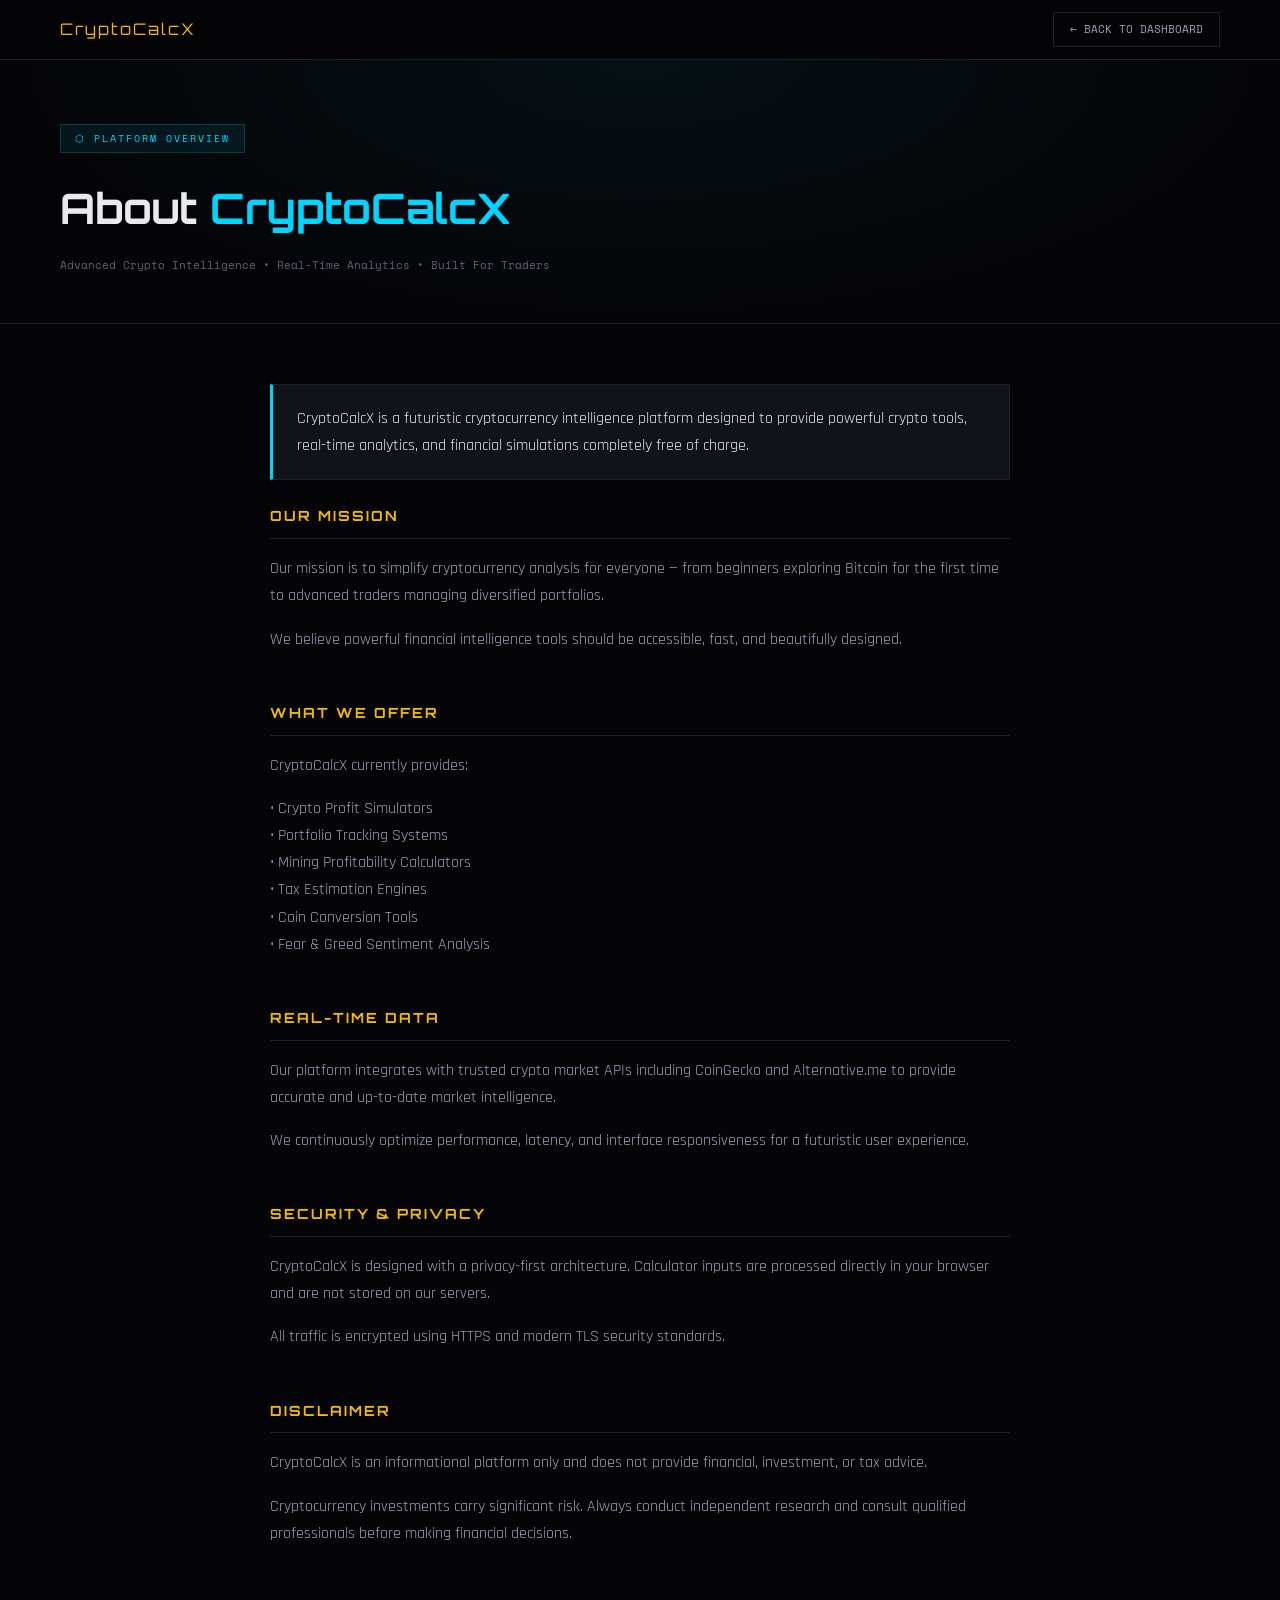
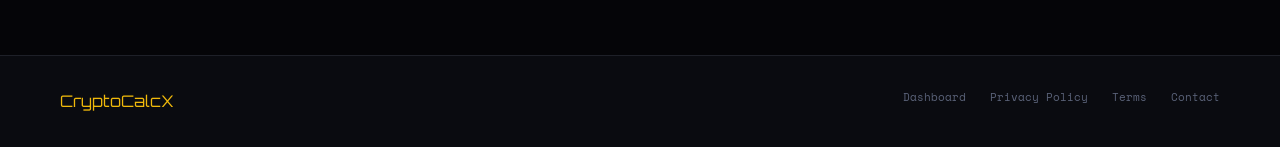
<file: about.html>
<!-- about.html -->
<!DOCTYPE html>
<html lang="en">
<head>
<meta charset="UTF-8"/>
<meta name="viewport" content="width=device-width, initial-scale=1.0"/>
<title>About | CryptoCalcX Crypto Intelligence Platform</title>
<meta name="description" content="Learn about CryptoCalcX — a futuristic crypto intelligence platform offering free portfolio tracking, profit simulation, tax estimation, and market analysis tools."/>
<meta name="robots" content="index, follow"/>
<link rel="canonical" href="https://cryptocalcx.vercel.app/about.html"/>
<link rel="preconnect" href="https://fonts.googleapis.com"/>
<link href="https://fonts.googleapis.com/css2?family=Space+Mono:wght@400;700&family=Rajdhani:wght@300;400;500;600;700&family=Orbitron:wght@400;700;900&display=swap" rel="stylesheet"/>
<link rel="icon" type="image/png" href="assets/images/favicon.png"/>
<link rel="apple-touch-icon" href="assets/images/favicon.png"/>
<style>
*{margin:0;padding:0;box-sizing:border-box;}
:root{
  --bg:#050508;--bg2:#0a0b10;--card:#111318;--border:#1e2028;
  --blue:#00d4ff;--gold:#f0b90b;--green:#00ff88;
  --text:#e8eaf0;--text2:#9ba3b8;--text3:#5a6278;
  --mono:'Space Mono',monospace;--head:'Orbitron',sans-serif;--body:'Rajdhani',sans-serif;
}
body{background:var(--bg);color:var(--text);font-family:var(--body);line-height:1.7;}
nav{
  background:rgba(5,5,8,.97);
  border-bottom:1px solid var(--border);
  padding:0 60px;
  height:60px;
  display:flex;
  justify-content:space-between;
  align-items:center;
}
.nav-logo{
  font-family:var(--head);
  color:var(--gold);
  text-decoration:none;
  font-size:16px;
  letter-spacing:2px;
}
.nav-back{
  font-family:var(--mono);
  color:var(--text2);
  text-decoration:none;
  border:1px solid var(--border);
  padding:7px 16px;
  font-size:11px;
}
.page-hero{
  padding:64px 60px 48px;
  border-bottom:1px solid var(--border);
  background:radial-gradient(ellipse at 50% 0%,rgba(0,212,255,.05) 0%,transparent 70%);
}
.page-badge{
  display:inline-block;
  padding:5px 14px;
  border:1px solid rgba(0,212,255,.2);
  background:rgba(0,212,255,.08);
  font-family:var(--mono);
  font-size:10px;
  color:var(--blue);
  letter-spacing:2px;
  margin-bottom:20px;
}
.page-hero h1{
  font-family:var(--head);
  font-size:42px;
  margin-bottom:12px;
}
.page-hero h1 span{color:var(--blue);}
.page-meta{
  font-family:var(--mono);
  font-size:11px;
  color:var(--text3);
}
.content-wrap{
  max-width:860px;
  margin:auto;
  padding:60px;
}
.section-block{margin-bottom:48px;}
.section-block h2{
  font-family:var(--head);
  font-size:14px;
  color:var(--gold);
  letter-spacing:2px;
  margin-bottom:16px;
  border-bottom:1px solid var(--border);
  padding-bottom:10px;
}
.section-block p{
  color:var(--text2);
  margin-bottom:16px;
}
.info-box{
  background:var(--card);
  border:1px solid var(--border);
  border-left:3px solid var(--blue);
  padding:20px 24px;
  margin-bottom:24px;
}
footer{
  background:var(--bg2);
  border-top:1px solid var(--border);
  padding:32px 60px;
  display:flex;
  justify-content:space-between;
  flex-wrap:wrap;
}
.footer-logo{
  font-family:var(--head);
  color:var(--gold);
}
.footer-links{
  display:flex;
  gap:24px;
}
.footer-links a{
  color:var(--text3);
  text-decoration:none;
  font-family:var(--mono);
  font-size:11px;
}
@media(max-width:768px){
  nav,.page-hero,.content-wrap,footer{padding-left:20px;padding-right:20px;}
}
</style>
</head>

<body>

<nav>
  <a class="nav-logo" href="index.html">CryptoCalcX</a>
  <a class="nav-back" href="index.html">← BACK TO DASHBOARD</a>
</nav>

<div class="page-hero">
  <div class="page-badge">⬡ PLATFORM OVERVIEW</div>
  <h1>About <span>CryptoCalcX</span></h1>
  <div class="page-meta">Advanced Crypto Intelligence • Real-Time Analytics • Built For Traders</div>
</div>

<div class="content-wrap">

  <div class="info-box">
    <p>CryptoCalcX is a futuristic cryptocurrency intelligence platform designed to provide powerful crypto tools, real-time analytics, and financial simulations completely free of charge.</p>
  </div>

  <div class="section-block">
    <h2>OUR MISSION</h2>
    <p>Our mission is to simplify cryptocurrency analysis for everyone — from beginners exploring Bitcoin for the first time to advanced traders managing diversified portfolios.</p>

    <p>We believe powerful financial intelligence tools should be accessible, fast, and beautifully designed.</p>
  </div>

  <div class="section-block">
    <h2>WHAT WE OFFER</h2>

    <p>CryptoCalcX currently provides:</p>

    <p>• Crypto Profit Simulators<br/>
    • Portfolio Tracking Systems<br/>
    • Mining Profitability Calculators<br/>
    • Tax Estimation Engines<br/>
    • Coin Conversion Tools<br/>
    • Fear & Greed Sentiment Analysis</p>
  </div>

  <div class="section-block">
    <h2>REAL-TIME DATA</h2>

    <p>Our platform integrates with trusted crypto market APIs including CoinGecko and Alternative.me to provide accurate and up-to-date market intelligence.</p>

    <p>We continuously optimize performance, latency, and interface responsiveness for a futuristic user experience.</p>
  </div>

  <div class="section-block">
    <h2>SECURITY & PRIVACY</h2>

    <p>CryptoCalcX is designed with a privacy-first architecture. Calculator inputs are processed directly in your browser and are not stored on our servers.</p>

    <p>All traffic is encrypted using HTTPS and modern TLS security standards.</p>
  </div>

  <div class="section-block">
    <h2>DISCLAIMER</h2>

    <p>CryptoCalcX is an informational platform only and does not provide financial, investment, or tax advice.</p>

    <p>Cryptocurrency investments carry significant risk. Always conduct independent research and consult qualified professionals before making financial decisions.</p>
  </div>

</div>

<footer>
  <div class="footer-logo">CryptoCalcX</div>

  <div class="footer-links">
    <a href="index.html">Dashboard</a>
    <a href="privacy.html">Privacy Policy</a>
    <a href="terms.html">Terms</a>
    <a href="contact.html">Contact</a>
  </div>
</footer>

</body>
</html>
</file>
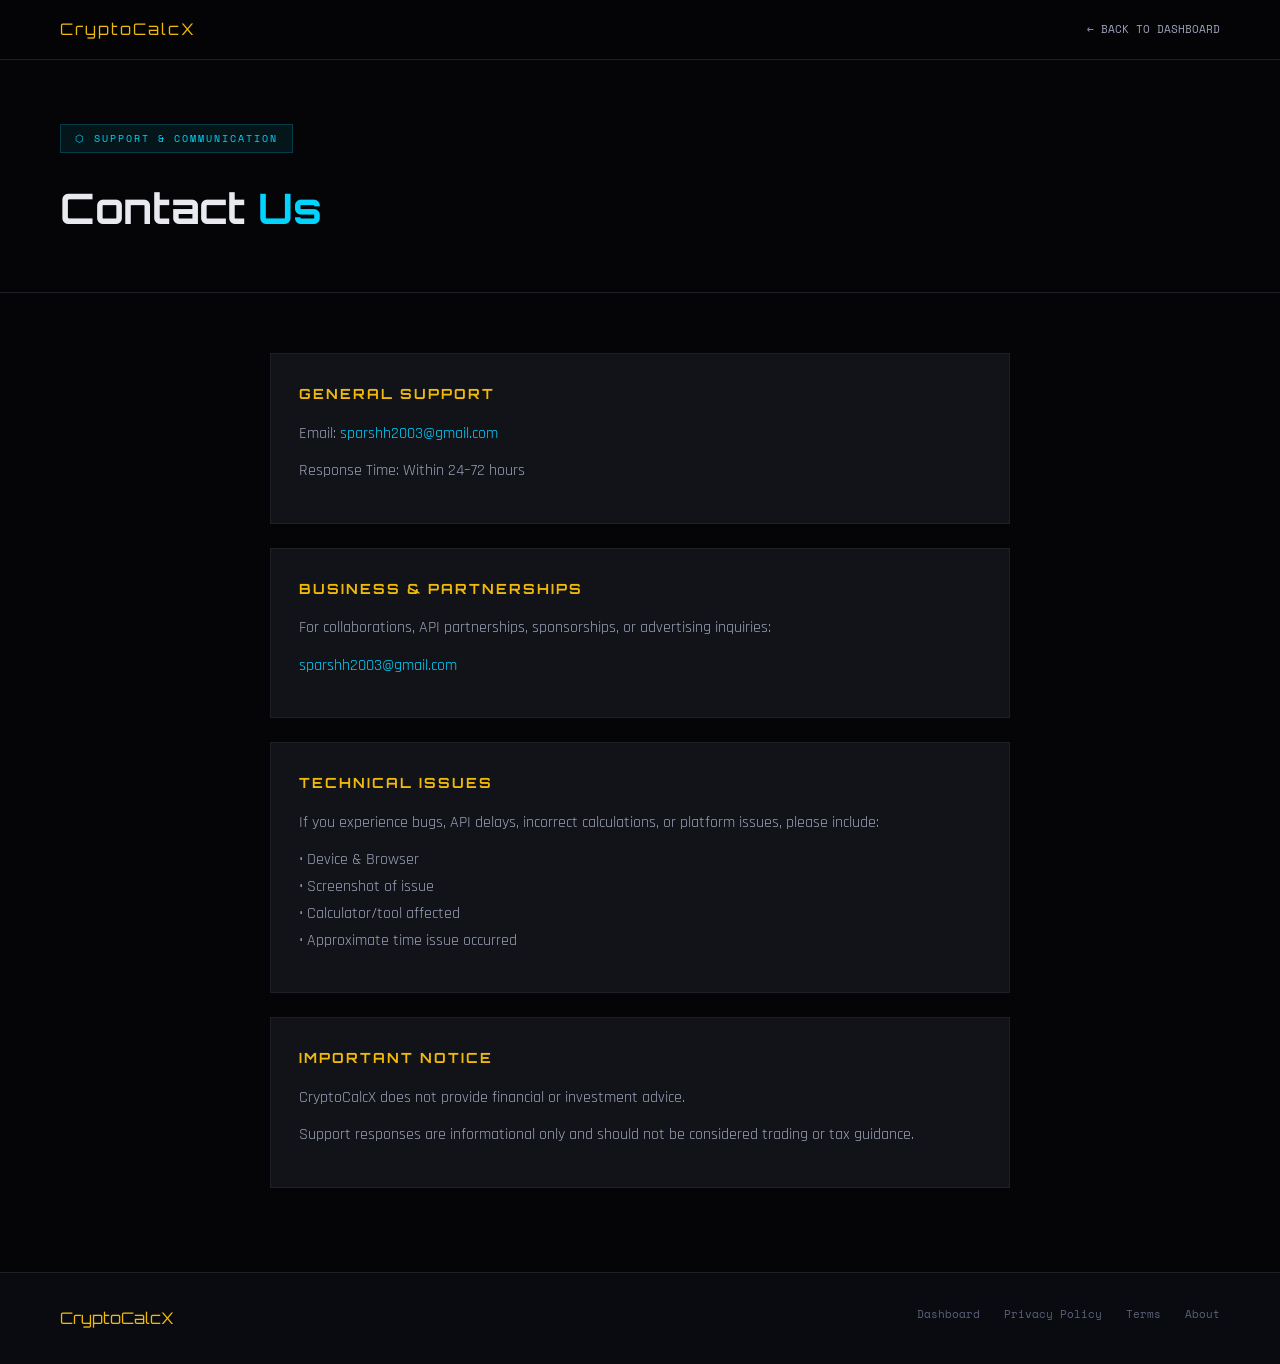
<file: contact.html>
<!-- contact.html -->
<!DOCTYPE html>
<html lang="en">
<head>
<meta charset="UTF-8"/>
<meta name="viewport" content="width=device-width, initial-scale=1.0"/>
<title>Contact | CryptoCalcX</title>
<meta name="description" content="Contact CryptoCalcX for platform support, business inquiries, feedback, or technical issues."/>
<meta name="robots" content="index, follow"/>
<link rel="canonical" href="https://cryptocalcx.vercel.app/contact.html"/>
<link rel="preconnect" href="https://fonts.googleapis.com"/>
<link href="https://fonts.googleapis.com/css2?family=Space+Mono:wght@400;700&family=Rajdhani:wght@300;400;500;600;700&family=Orbitron:wght@400;700;900&display=swap" rel="stylesheet"/>
<link rel="icon" type="image/png" href="assets/images/favicon.png"/>
<link rel="apple-touch-icon" href="assets/images/favicon.png"/>
<style>
*{margin:0;padding:0;box-sizing:border-box;}
:root{
  --bg:#050508;--bg2:#0a0b10;--card:#111318;--border:#1e2028;
  --blue:#00d4ff;--gold:#f0b90b;
  --text:#e8eaf0;--text2:#9ba3b8;--text3:#5a6278;
  --mono:'Space Mono',monospace;--head:'Orbitron',sans-serif;--body:'Rajdhani',sans-serif;
}
body{
  background:var(--bg);
  color:var(--text);
  font-family:var(--body);
  line-height:1.7;
}
nav{
  background:rgba(5,5,8,.97);
  border-bottom:1px solid var(--border);
  padding:0 60px;
  height:60px;
  display:flex;
  justify-content:space-between;
  align-items:center;
}
.nav-logo{
  font-family:var(--head);
  color:var(--gold);
  text-decoration:none;
  letter-spacing:2px;
}
.nav-back{
  font-family:var(--mono);
  font-size:11px;
  color:var(--text2);
  text-decoration:none;
}
.page-hero{
  padding:64px 60px 48px;
  border-bottom:1px solid var(--border);
}
.page-badge{
  display:inline-block;
  padding:5px 14px;
  border:1px solid rgba(0,212,255,.2);
  background:rgba(0,212,255,.08);
  font-family:var(--mono);
  font-size:10px;
  color:var(--blue);
  letter-spacing:2px;
  margin-bottom:20px;
}
.page-hero h1{
  font-family:var(--head);
  font-size:42px;
}
.page-hero h1 span{color:var(--blue);}
.content-wrap{
  max-width:860px;
  margin:auto;
  padding:60px;
}
.contact-card{
  background:var(--card);
  border:1px solid var(--border);
  padding:28px;
  margin-bottom:24px;
}
.contact-card h2{
  font-family:var(--head);
  font-size:14px;
  color:var(--gold);
  letter-spacing:2px;
  margin-bottom:14px;
}
.contact-card p{
  color:var(--text2);
  margin-bottom:10px;
}
.contact-card a{
  color:var(--blue);
  text-decoration:none;
}
footer{
  background:var(--bg2);
  border-top:1px solid var(--border);
  padding:32px 60px;
  display:flex;
  justify-content:space-between;
  flex-wrap:wrap;
}
.footer-logo{
  font-family:var(--head);
  color:var(--gold);
}
.footer-links{
  display:flex;
  gap:24px;
}
.footer-links a{
  color:var(--text3);
  text-decoration:none;
  font-family:var(--mono);
  font-size:11px;
}
@media(max-width:768px){
  nav,.page-hero,.content-wrap,footer{
    padding-left:20px;
    padding-right:20px;
  }
}
</style>
</head>

<body>

<nav>
  <a class="nav-logo" href="index.html">CryptoCalcX</a>
  <a class="nav-back" href="index.html">← BACK TO DASHBOARD</a>
</nav>

<div class="page-hero">
  <div class="page-badge">⬡ SUPPORT & COMMUNICATION</div>
  <h1>Contact <span>Us</span></h1>
</div>

<div class="content-wrap">

  <div class="contact-card">
    <h2>GENERAL SUPPORT</h2>
    <p>Email: <a href="mailto:sparshh2003@gmail.com">sparshh2003@gmail.com</a></p>
    <p>Response Time: Within 24–72 hours</p>
  </div>

  <div class="contact-card">
    <h2>BUSINESS & PARTNERSHIPS</h2>
    <p>For collaborations, API partnerships, sponsorships, or advertising inquiries:</p>
    <p><a href="mailto:sparshh2003@gmail.com">sparshh2003@gmail.com</a></p>
  </div>

  <div class="contact-card">
    <h2>TECHNICAL ISSUES</h2>
    <p>If you experience bugs, API delays, incorrect calculations, or platform issues, please include:</p>

    <p>
      • Device & Browser<br/>
      • Screenshot of issue<br/>
      • Calculator/tool affected<br/>
      • Approximate time issue occurred
    </p>
  </div>

  <div class="contact-card">
    <h2>IMPORTANT NOTICE</h2>

    <p>CryptoCalcX does not provide financial or investment advice.</p>

    <p>Support responses are informational only and should not be considered trading or tax guidance.</p>
  </div>

</div>

<footer>
  <div class="footer-logo">CryptoCalcX</div>

  <div class="footer-links">
    <a href="index.html">Dashboard</a>
    <a href="privacy.html">Privacy Policy</a>
    <a href="terms.html">Terms</a>
    <a href="about.html">About</a>
  </div>
</footer>

</body>
</html>
</file>
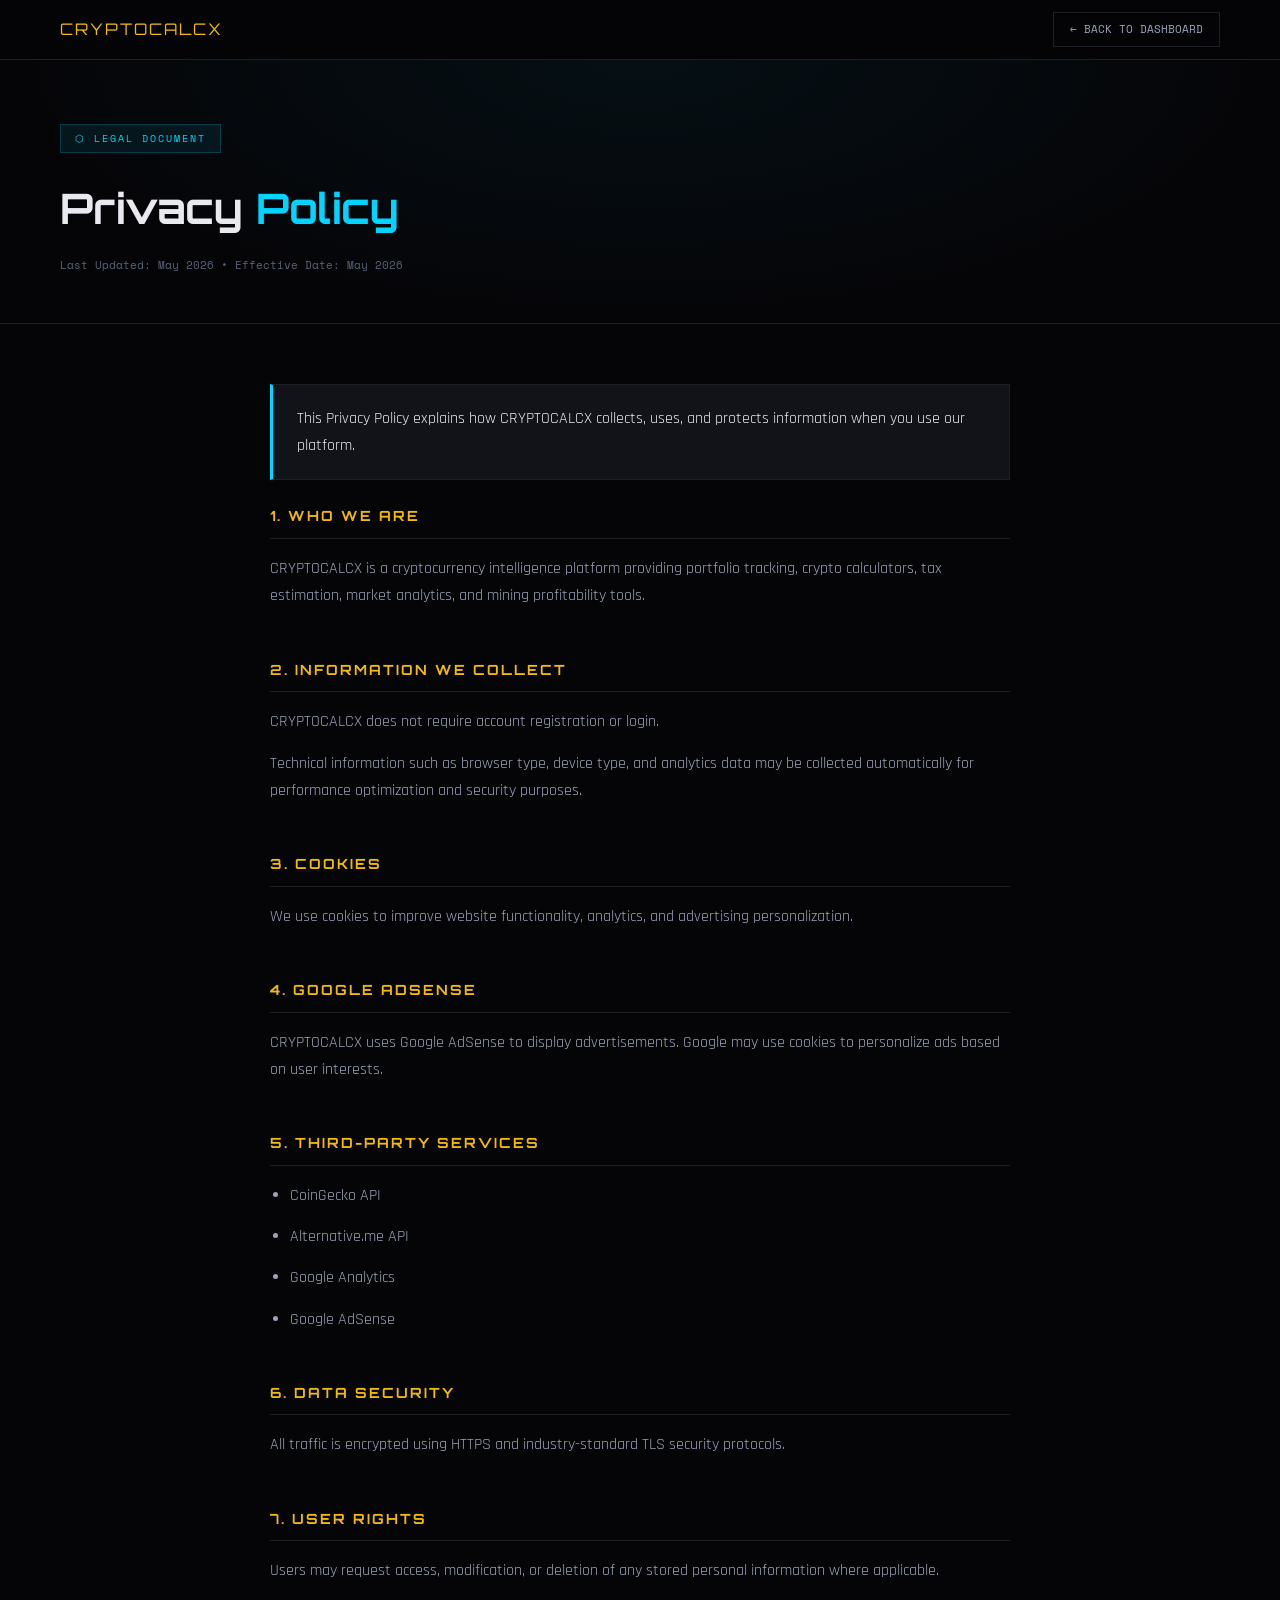
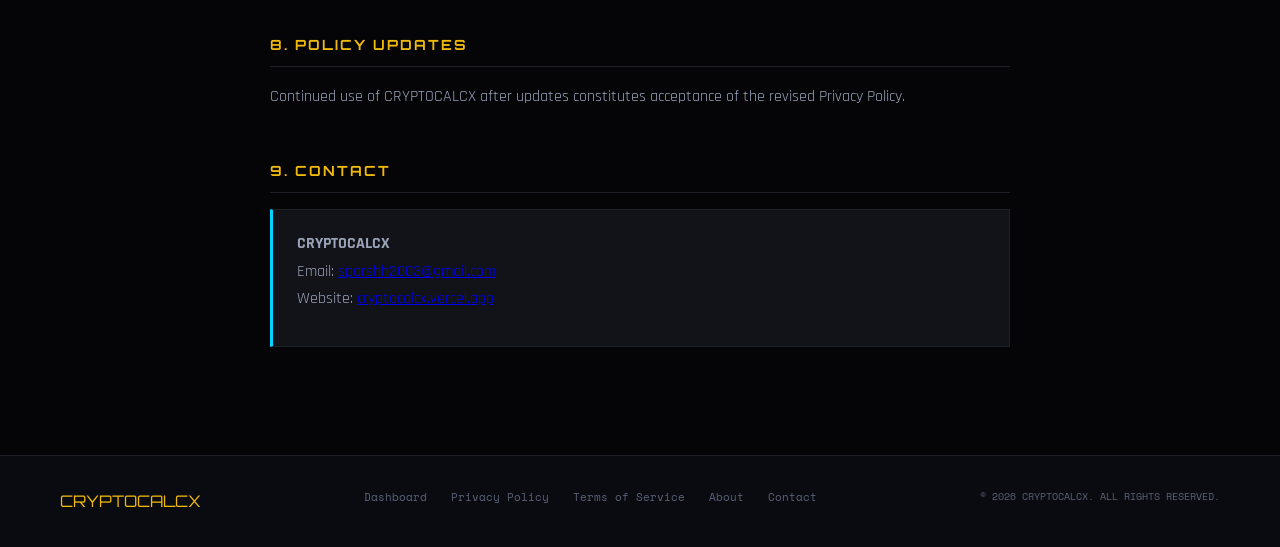
<file: privacy.html>
<!DOCTYPE html>
<html lang="en">
<head>
<meta charset="UTF-8"/>
<meta name="viewport" content="width=device-width, initial-scale=1.0"/>

<title>Privacy Policy | CRYPTOCALCX Crypto Intelligence Platform</title>

<meta name="description" content="Privacy Policy for CRYPTOCALCX — Learn how we handle your data, use cookies, and integrate third-party services including Google AdSense and CoinGecko API."/>

<meta name="robots" content="index, follow"/>

<link rel="canonical" href="https://cryptocalcx.vercel.app/privacy.html"/>

<link rel="preconnect" href="https://fonts.googleapis.com"/>

<link href="https://fonts.googleapis.com/css2?family=Space+Mono:wght@400;700&family=Rajdhani:wght@300;400;500;600;700&family=Orbitron:wght@400;700;900&display=swap" rel="stylesheet"/>
<link rel="icon" type="image/png" href="assets/images/favicon.png"/>
<link rel="apple-touch-icon" href="assets/images/favicon.png"/>
<style>
*{
  margin:0;
  padding:0;
  box-sizing:border-box;
}

:root{
  --bg:#050508;
  --bg2:#0a0b10;
  --card:#111318;
  --border:#1e2028;
  --blue:#00d4ff;
  --gold:#f0b90b;
  --green:#00ff88;
  --red:#ff3b3b;
  --text:#e8eaf0;
  --text2:#9ba3b8;
  --text3:#5a6278;
  --mono:'Space Mono',monospace;
  --head:'Orbitron',sans-serif;
  --body:'Rajdhani',sans-serif;
}

body{
  background:var(--bg);
  color:var(--text);
  font-family:var(--body);
  line-height:1.7;
}

nav{
  background:rgba(5,5,8,.97);
  border-bottom:1px solid var(--border);
  padding:0 60px;
  height:60px;
  display:flex;
  justify-content:space-between;
  align-items:center;
}

.nav-logo{
  font-family:var(--head);
  color:var(--gold);
  text-decoration:none;
  font-size:16px;
  letter-spacing:2px;
}

.nav-back{
  font-family:var(--mono);
  color:var(--text2);
  text-decoration:none;
  border:1px solid var(--border);
  padding:7px 16px;
  font-size:11px;
}

.page-hero{
  padding:64px 60px 48px;
  border-bottom:1px solid var(--border);
  background:radial-gradient(ellipse at 50% 0%,rgba(0,212,255,.05) 0%,transparent 70%);
}

.page-badge{
  display:inline-block;
  padding:5px 14px;
  border:1px solid rgba(0,212,255,.2);
  background:rgba(0,212,255,.08);
  font-family:var(--mono);
  font-size:10px;
  color:var(--blue);
  letter-spacing:2px;
  margin-bottom:20px;
}

.page-hero h1{
  font-family:var(--head);
  font-size:42px;
  margin-bottom:12px;
}

.page-hero h1 span{
  color:var(--blue);
}

.page-meta{
  font-family:var(--mono);
  font-size:11px;
  color:var(--text3);
}

.content-wrap{
  max-width:860px;
  margin:auto;
  padding:60px;
}

.section-block{
  margin-bottom:48px;
}

.section-block h2{
  font-family:var(--head);
  font-size:14px;
  color:var(--gold);
  letter-spacing:2px;
  margin-bottom:16px;
  border-bottom:1px solid var(--border);
  padding-bottom:10px;
}

.section-block p,
.section-block li{
  color:var(--text2);
  margin-bottom:14px;
}

.section-block ul{
  padding-left:20px;
}

.info-box{
  background:var(--card);
  border:1px solid var(--border);
  border-left:3px solid var(--blue);
  padding:20px 24px;
  margin-bottom:24px;
}

footer{
  background:var(--bg2);
  border-top:1px solid var(--border);
  padding:32px 60px;
  display:flex;
  justify-content:space-between;
  flex-wrap:wrap;
  gap:16px;
}

.footer-logo{
  font-family:var(--head);
  color:var(--gold);
}

.footer-links{
  display:flex;
  gap:24px;
  flex-wrap:wrap;
}

.footer-links a{
  color:var(--text3);
  text-decoration:none;
  font-family:var(--mono);
  font-size:11px;
}

.footer-copy{
  font-family:var(--mono);
  font-size:10px;
  color:var(--text3);
}

@media(max-width:768px){
  nav,
  .page-hero,
  .content-wrap,
  footer{
    padding-left:20px;
    padding-right:20px;
  }
}
</style>
</head>

<body>

<nav>
  <a class="nav-logo" href="index.html">CRYPTOCALCX</a>

  <a class="nav-back" href="index.html">
    ← BACK TO DASHBOARD
  </a>
</nav>

<div class="page-hero">
  <div class="page-badge">⬡ LEGAL DOCUMENT</div>

  <h1>
    Privacy <span>Policy</span>
  </h1>

  <div class="page-meta">
    Last Updated: May 2026 • Effective Date: May 2026
  </div>
</div>

<div class="content-wrap">

  <div class="info-box">
    <p>
      This Privacy Policy explains how CRYPTOCALCX collects,
      uses, and protects information when you use our platform.
    </p>
  </div>

  <div class="section-block">
    <h2>1. WHO WE ARE</h2>

    <p>
      CRYPTOCALCX is a cryptocurrency intelligence platform providing
      portfolio tracking, crypto calculators, tax estimation,
      market analytics, and mining profitability tools.
    </p>
  </div>

  <div class="section-block">
    <h2>2. INFORMATION WE COLLECT</h2>

    <p>
      CRYPTOCALCX does not require account registration or login.
    </p>

    <p>
      Technical information such as browser type, device type,
      and analytics data may be collected automatically for
      performance optimization and security purposes.
    </p>
  </div>

  <div class="section-block">
    <h2>3. COOKIES</h2>

    <p>
      We use cookies to improve website functionality,
      analytics, and advertising personalization.
    </p>
  </div>

  <div class="section-block">
    <h2>4. GOOGLE ADSENSE</h2>

    <p>
      CRYPTOCALCX uses Google AdSense to display advertisements.
      Google may use cookies to personalize ads based on user interests.
    </p>
  </div>

  <div class="section-block">
    <h2>5. THIRD-PARTY SERVICES</h2>

    <ul>
      <li>CoinGecko API</li>
      <li>Alternative.me API</li>
      <li>Google Analytics</li>
      <li>Google AdSense</li>
    </ul>
  </div>

  <div class="section-block">
    <h2>6. DATA SECURITY</h2>

    <p>
      All traffic is encrypted using HTTPS and industry-standard
      TLS security protocols.
    </p>
  </div>

  <div class="section-block">
    <h2>7. USER RIGHTS</h2>

    <p>
      Users may request access, modification, or deletion
      of any stored personal information where applicable.
    </p>
  </div>

  <div class="section-block">
    <h2>8. POLICY UPDATES</h2>

    <p>
      Continued use of CRYPTOCALCX after updates constitutes
      acceptance of the revised Privacy Policy.
    </p>
  </div>

  <div class="section-block">
    <h2>9. CONTACT</h2>

    <div class="info-box">
      <p>
        <strong>CRYPTOCALCX</strong><br/>

        Email:
        <a href="mailto:sparshh2003@gmail.com">
          sparshh2003@gmail.com
        </a><br/>

        Website:
        <a href="https://cryptocalcx.vercel.app">
          cryptocalcx.vercel.app
        </a>
      </p>
    </div>
  </div>

</div>

<footer>

  <div class="footer-logo">
    CRYPTOCALCX
  </div>

  <div class="footer-links">
    <a href="index.html">Dashboard</a>
    <a href="privacy.html">Privacy Policy</a>
    <a href="terms.html">Terms of Service</a>
    <a href="about.html">About</a>
    <a href="contact.html">Contact</a>
  </div>

  <div class="footer-copy">
    © 2026 CRYPTOCALCX. ALL RIGHTS RESERVED.
  </div>

</footer>

</body>
</html>
</file>
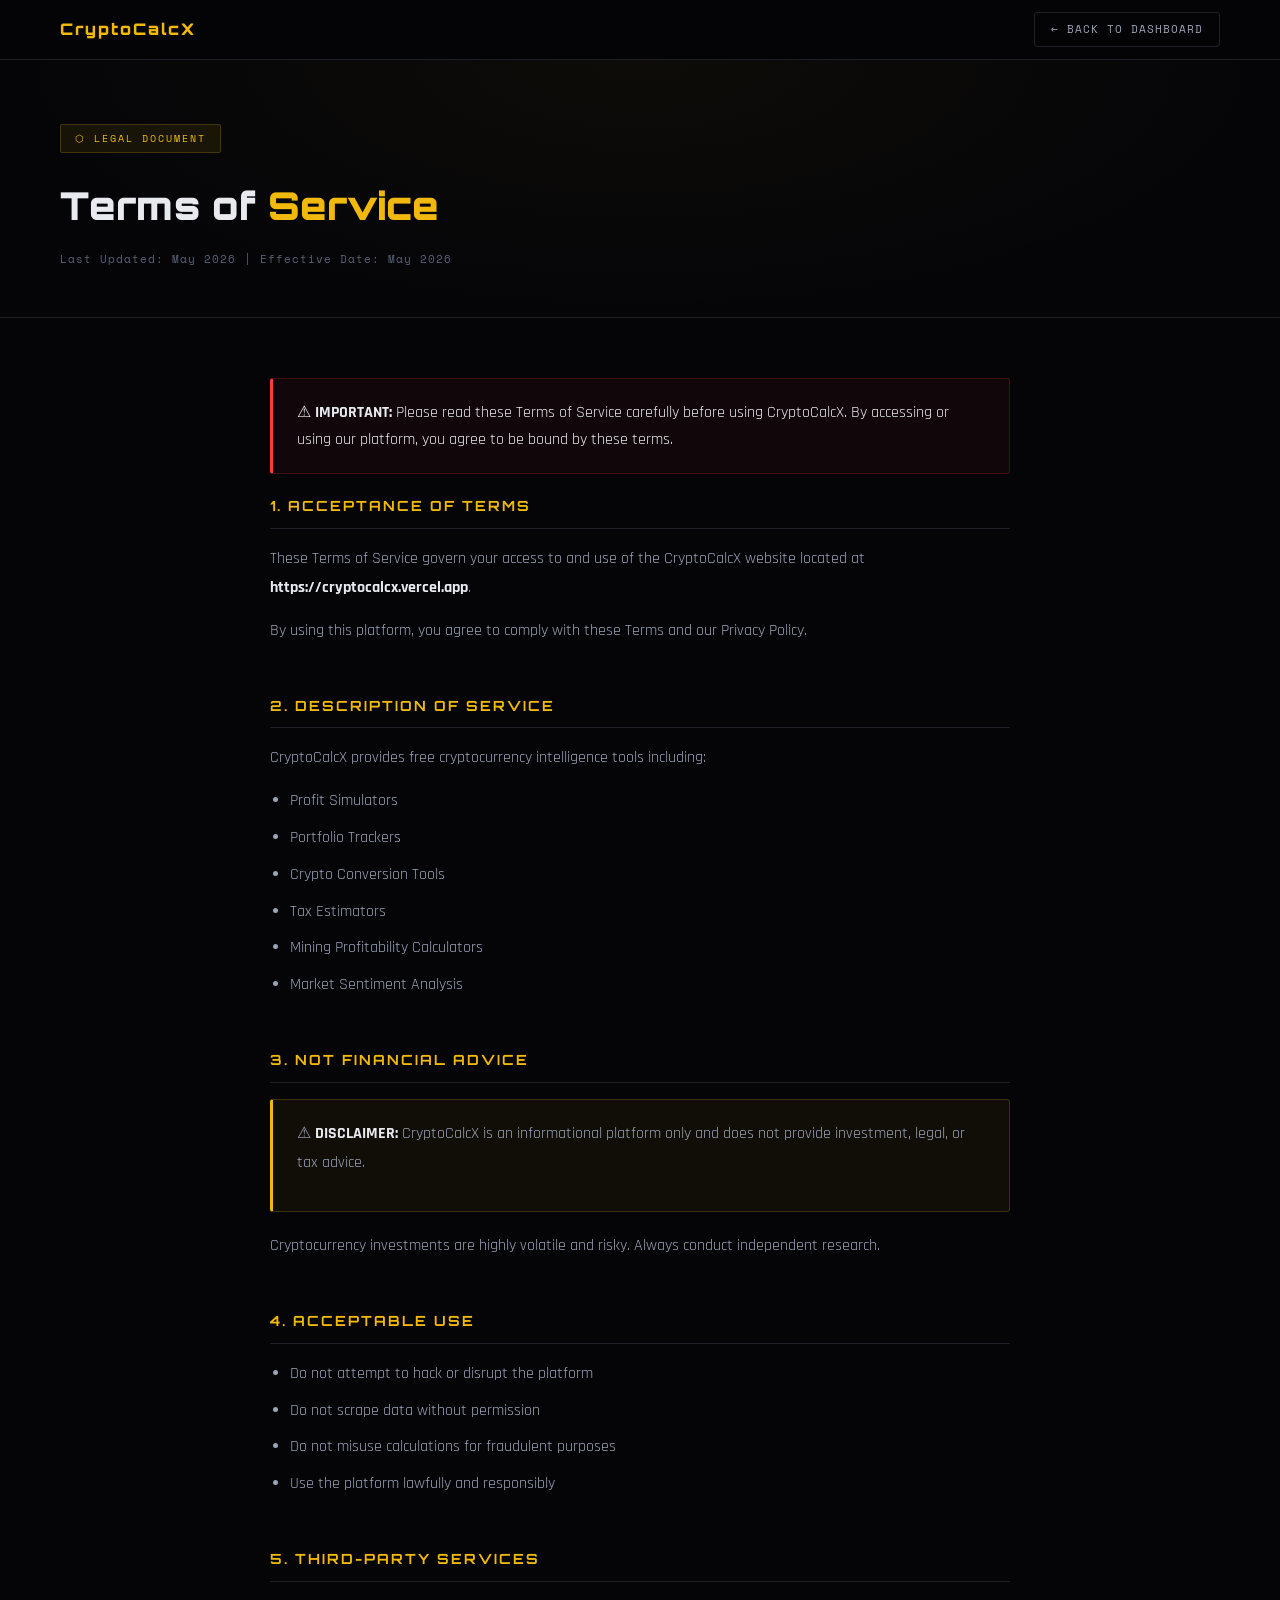
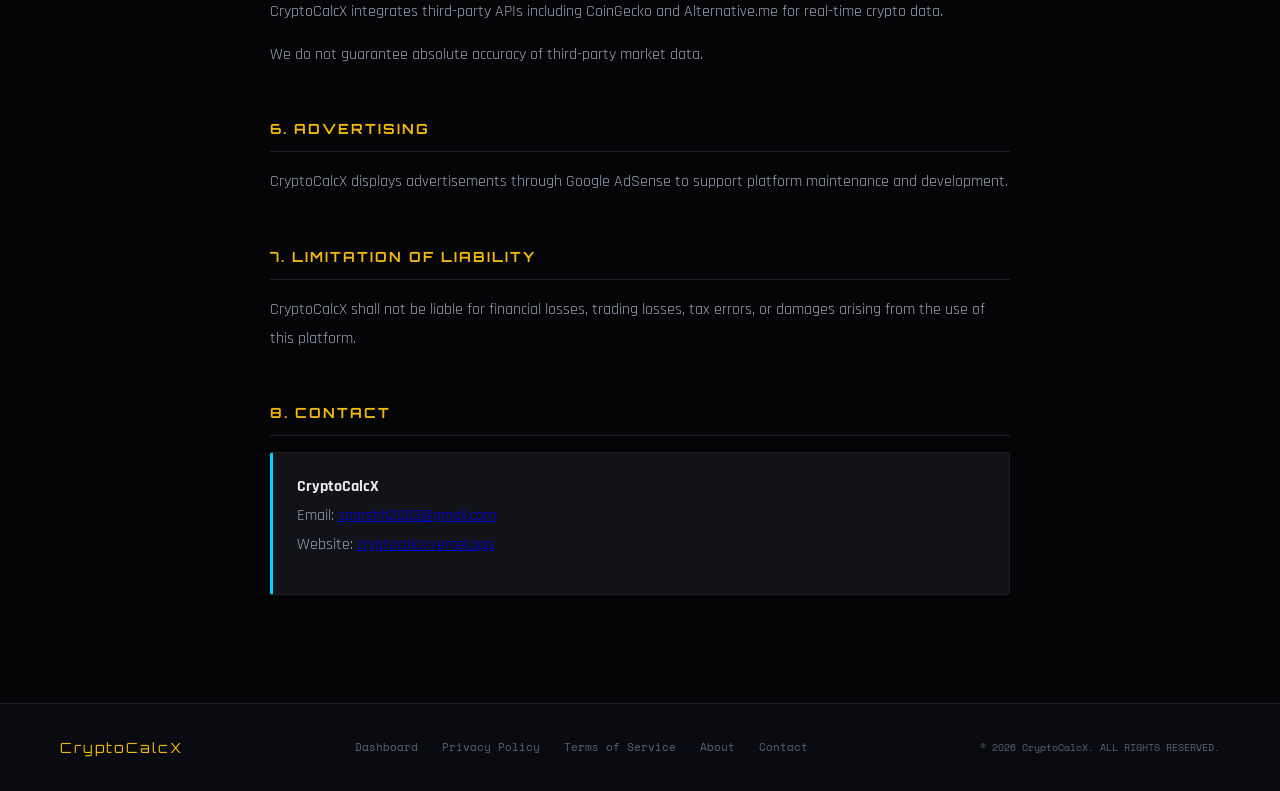
<file: terms.html>
<!DOCTYPE html>
<html lang="en">

<head>
    <meta charset="UTF-8" />
    <meta name="viewport" content="width=device-width, initial-scale=1.0" />
    <title>Terms of Service | CryptoCalcX Crypto Intelligence Platform</title>

    <meta name="description"
        content="Terms of Service for CryptoCalcX. Read our terms governing use of our free crypto calculators, portfolio tracker, tax estimator, and mining profitability tools." />

    <meta name="robots" content="index, follow" />

    <link rel="canonical" href="https://cryptocalcx.vercel.app/terms.html" />

    <link rel="preconnect" href="https://fonts.googleapis.com" />
    <link rel="icon" type="image/png" href="assets/images/favicon.png" />
    <link rel="apple-touch-icon" href="assets/images/favicon.png" />

    <link
        href="https://fonts.googleapis.com/css2?family=Space+Mono:wght@400;700&family=Rajdhani:wght@300;400;500;600;700&family=Orbitron:wght@400;700;900&display=swap"
        rel="stylesheet" />

    <style>
        * {
            margin: 0;
            padding: 0;
            box-sizing: border-box;
        }

        :root {
            --bg: #050508;
            --bg2: #0a0b10;
            --card: #111318;
            --border: #1e2028;
            --blue: #00d4ff;
            --gold: #f0b90b;
            --green: #00ff88;
            --red: #ff3b3b;
            --text: #e8eaf0;
            --text2: #9ba3b8;
            --text3: #5a6278;
            --mono: 'Space Mono', monospace;
            --head: 'Orbitron', sans-serif;
            --body: 'Rajdhani', sans-serif;
        }

        html {
            scroll-behavior: smooth;
        }

        body {
            background: var(--bg);
            color: var(--text);
            font-family: var(--body);
            font-size: 16px;
            line-height: 1.7;
        }

        ::-webkit-scrollbar {
            width: 4px;
        }

        ::-webkit-scrollbar-thumb {
            background: var(--blue);
            border-radius: 2px;
        }

        nav {
            background: rgba(5, 5, 8, .97);
            border-bottom: 1px solid var(--border);
            padding: 0 60px;
            display: flex;
            align-items: center;
            justify-content: space-between;
            height: 60px;
            position: sticky;
            top: 0;
            z-index: 999;
        }

        .nav-logo {
            font-family: var(--head);
            font-size: 16px;
            font-weight: 900;
            color: var(--gold);
            letter-spacing: 2px;
            text-decoration: none;
        }

        .nav-back {
            font-family: var(--mono);
            font-size: 11px;
            color: var(--text2);
            text-decoration: none;
            border: 1px solid var(--border);
            padding: 7px 16px;
            border-radius: 3px;
            transition: all .2s;
            letter-spacing: 1px;
        }

        .nav-back:hover {
            color: var(--blue);
            border-color: var(--blue);
        }

        .page-hero {
            padding: 64px 60px 48px;
            border-bottom: 1px solid var(--border);
            background: radial-gradient(ellipse at 50% 0%, rgba(240, 185, 11, .04) 0%, transparent 70%);
        }

        .page-badge {
            display: inline-flex;
            align-items: center;
            gap: 8px;
            background: rgba(240, 185, 11, .08);
            border: 1px solid rgba(240, 185, 11, .2);
            padding: 5px 14px;
            border-radius: 2px;
            font-family: var(--mono);
            font-size: 10px;
            color: var(--gold);
            letter-spacing: 2px;
            margin-bottom: 20px;
        }

        .page-hero h1 {
            font-family: var(--head);
            font-size: clamp(24px, 3vw, 40px);
            font-weight: 900;
            color: var(--text);
            margin-bottom: 12px;
        }

        .page-hero h1 span {
            color: var(--gold);
        }

        .page-meta {
            font-family: var(--mono);
            font-size: 11px;
            color: var(--text3);
            letter-spacing: 1px;
        }

        .content-wrap {
            max-width: 860px;
            margin: 0 auto;
            padding: 60px;
        }

        .section-block {
            margin-bottom: 48px;
        }

        .section-block h2 {
            font-family: var(--head);
            font-size: 14px;
            font-weight: 700;
            color: var(--gold);
            letter-spacing: 2px;
            margin-bottom: 16px;
            padding-bottom: 10px;
            border-bottom: 1px solid var(--border);
        }

        .section-block p {
            color: var(--text2);
            font-size: 16px;
            line-height: 1.8;
            margin-bottom: 14px;
        }

        .section-block ul {
            color: var(--text2);
            font-size: 16px;
            line-height: 1.8;
            padding-left: 20px;
            margin-bottom: 14px;
        }

        .section-block ul li {
            margin-bottom: 8px;
        }

        .section-block strong {
            color: var(--text);
        }

        .info-box {
            background: var(--card);
            border: 1px solid var(--border);
            border-left: 3px solid var(--blue);
            padding: 20px 24px;
            border-radius: 3px;
            margin-bottom: 20px;
        }

        .warn-box {
            background: rgba(255, 59, 59, .05);
            border: 1px solid rgba(255, 59, 59, .2);
            border-left: 3px solid var(--red);
            padding: 20px 24px;
            border-radius: 3px;
            margin-bottom: 20px;
        }

        .gold-box {
            background: rgba(240, 185, 11, .05);
            border: 1px solid rgba(240, 185, 11, .2);
            border-left: 3px solid var(--gold);
            padding: 20px 24px;
            border-radius: 3px;
            margin-bottom: 20px;
        }

        footer {
            background: var(--bg2);
            border-top: 1px solid var(--border);
            padding: 32px 60px;
            display: flex;
            justify-content: space-between;
            align-items: center;
            flex-wrap: wrap;
            gap: 16px;
        }

        .footer-logo {
            font-family: var(--head);
            font-size: 14px;
            color: var(--gold);
            letter-spacing: 2px;
        }

        .footer-links {
            display: flex;
            gap: 24px;
        }

        .footer-links a {
            font-family: var(--mono);
            font-size: 11px;
            color: var(--text3);
            text-decoration: none;
        }

        .footer-copy {
            font-family: var(--mono);
            font-size: 10px;
            color: var(--text3);
        }

        @media(max-width:768px) {
            nav {
                padding: 0 20px;
            }

            .page-hero {
                padding: 40px 20px 32px;
            }

            .content-wrap {
                padding: 32px 20px;
            }

            footer {
                padding: 24px 20px;
                flex-direction: column;
                align-items: flex-start;
            }
        }
    </style>
</head>

<body>

    <nav>
        <a class="nav-logo" href="index.html">CryptoCalcX</a>

        <a class="nav-back" href="index.html">
            ← BACK TO DASHBOARD
        </a>
    </nav>

    <div class="page-hero">
        <div class="page-badge">⬡ LEGAL DOCUMENT</div>

        <h1>
            Terms of <span>Service</span>
        </h1>

        <div class="page-meta">
            Last Updated: May 2026 | Effective Date: May 2026
        </div>
    </div>

    <div class="content-wrap">

        <div class="warn-box">
            <p>
                ⚠ <strong>IMPORTANT:</strong>
                Please read these Terms of Service carefully before using CryptoCalcX.
                By accessing or using our platform, you agree to be bound by these terms.
            </p>
        </div>

        <div class="section-block">
            <h2>1. ACCEPTANCE OF TERMS</h2>

            <p>
                These Terms of Service govern your access to and use of the CryptoCalcX website located at
                <strong>https://cryptocalcx.vercel.app</strong>.
            </p>

            <p>
                By using this platform, you agree to comply with these Terms and our Privacy Policy.
            </p>
        </div>

        <div class="section-block">
            <h2>2. DESCRIPTION OF SERVICE</h2>

            <p>
                CryptoCalcX provides free cryptocurrency intelligence tools including:
            </p>

            <ul>
                <li>Profit Simulators</li>
                <li>Portfolio Trackers</li>
                <li>Crypto Conversion Tools</li>
                <li>Tax Estimators</li>
                <li>Mining Profitability Calculators</li>
                <li>Market Sentiment Analysis</li>
            </ul>
        </div>

        <div class="section-block">
            <h2>3. NOT FINANCIAL ADVICE</h2>

            <div class="gold-box">
                <p>
                    ⚠ <strong>DISCLAIMER:</strong>
                    CryptoCalcX is an informational platform only and does not provide investment, legal, or tax advice.
                </p>
            </div>

            <p>
                Cryptocurrency investments are highly volatile and risky. Always conduct independent research.
            </p>
        </div>

        <div class="section-block">
            <h2>4. ACCEPTABLE USE</h2>

            <ul>
                <li>Do not attempt to hack or disrupt the platform</li>
                <li>Do not scrape data without permission</li>
                <li>Do not misuse calculations for fraudulent purposes</li>
                <li>Use the platform lawfully and responsibly</li>
            </ul>
        </div>

        <div class="section-block">
            <h2>5. THIRD-PARTY SERVICES</h2>

            <p>
                CryptoCalcX integrates third-party APIs including CoinGecko and Alternative.me for real-time crypto
                data.
            </p>

            <p>
                We do not guarantee absolute accuracy of third-party market data.
            </p>
        </div>

        <div class="section-block">
            <h2>6. ADVERTISING</h2>

            <p>
                CryptoCalcX displays advertisements through Google AdSense to support platform maintenance and
                development.
            </p>
        </div>

        <div class="section-block">
            <h2>7. LIMITATION OF LIABILITY</h2>

            <p>
                CryptoCalcX shall not be liable for financial losses, trading losses, tax errors, or damages arising
                from the use of this platform.
            </p>
        </div>

        <div class="section-block">
            <h2>8. CONTACT</h2>

            <div class="info-box">
                <p>
                    <strong>CryptoCalcX</strong><br />
                    Email:
                    <a href="mailto:sparshh2003@gmail.com">
                        sparshh2003@gmail.com
                    </a><br />

                    Website:
                    <a href="https://cryptocalcx.vercel.app">
                        cryptocalcx.vercel.app
                    </a>
                </p>
            </div>
        </div>

    </div>

    <footer>

        <div class="footer-logo">
            CryptoCalcX
        </div>

        <div class="footer-links">
            <a href="index.html">Dashboard</a>
            <a href="privacy.html">Privacy Policy</a>
            <a href="terms.html">Terms of Service</a>
            <a href="about.html">About</a>
            <a href="contact.html">Contact</a>
        </div>

        <div class="footer-copy">
            © 2026 CryptoCalcX. ALL RIGHTS RESERVED.
        </div>

    </footer>

</body>

</html>
</file>
